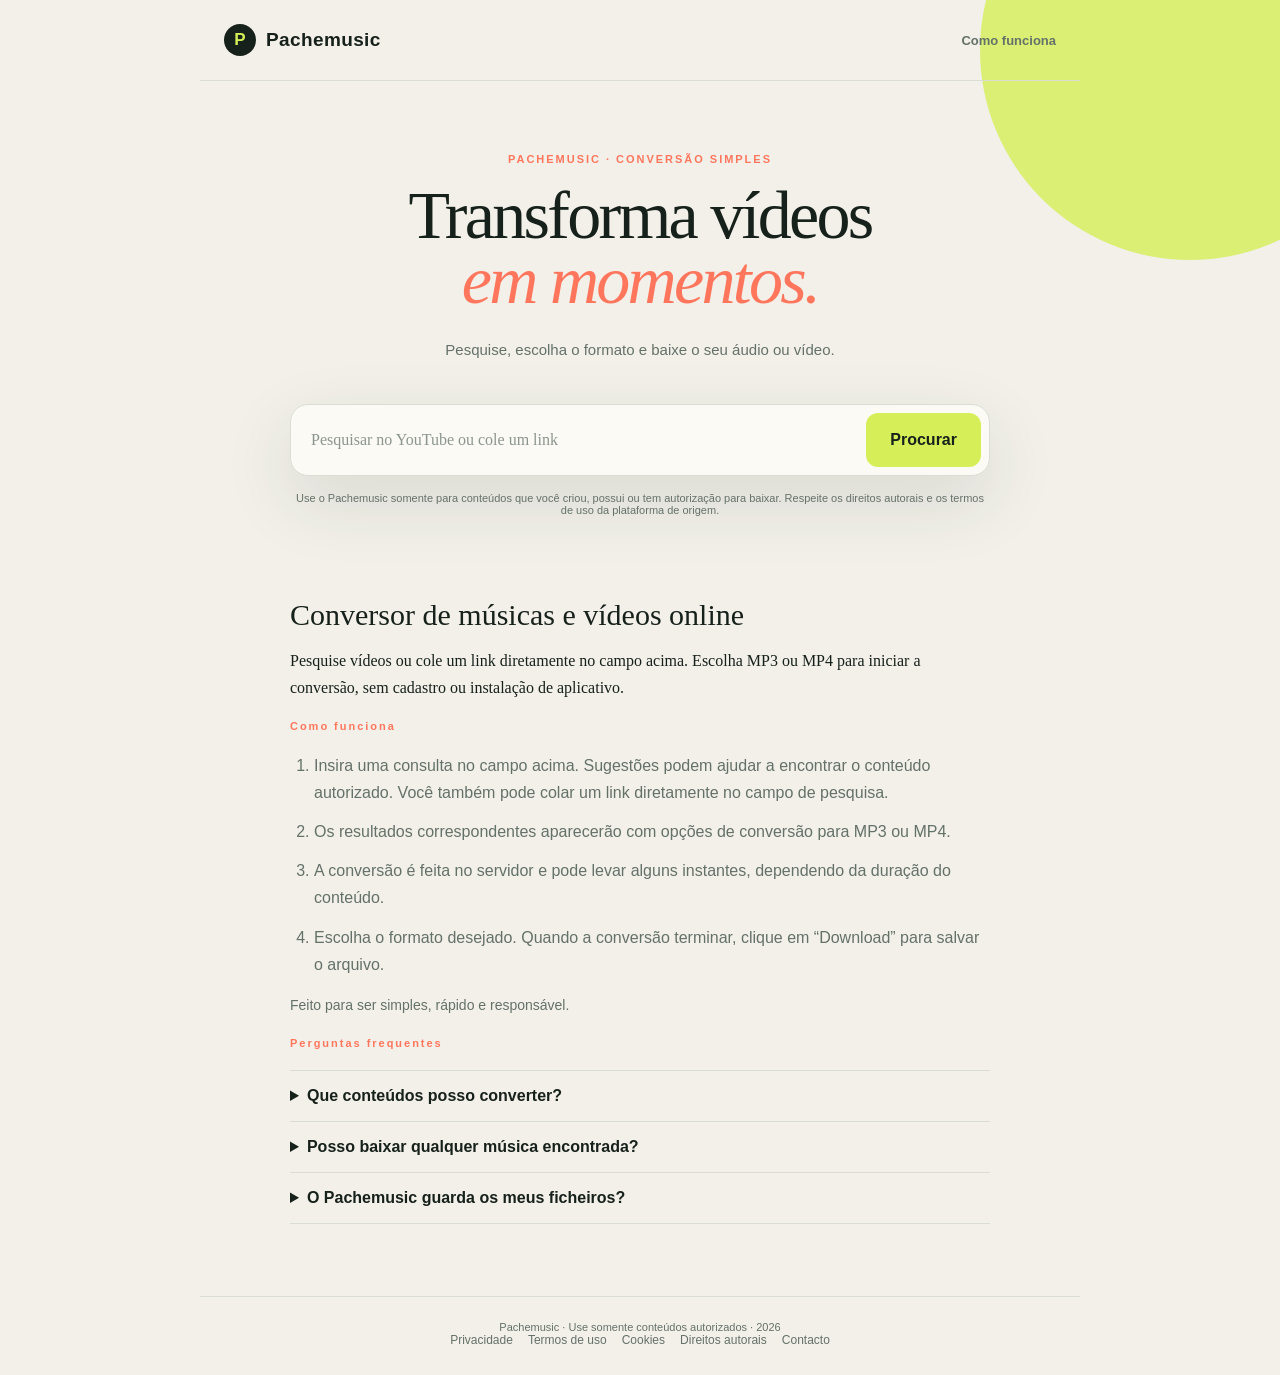
<file: site/index.html>
﻿<!DOCTYPE html>
<html lang="pt-BR">
  <head>
    <meta charset="UTF-8" />
    <meta name="description" content="Converta conteúdos autorizados em MP3 ou MP4 de forma simples e rápida." />
    <meta name="viewport" content="width=device-width, initial-scale=1.0" />
    <meta property="og:site_name" content="Pachemusic" />
    <meta property="og:title" content="Pachemusic" />
    <meta property="og:description" content="Pesquise e converta conteúdos autorizados para MP3 ou MP4." />
    <meta property="og:type" content="website" />
    <title>Pachemusic | Conversor de áudio e vídeo</title>
    <link rel="stylesheet" href="style.css" />
  </head>

  <body>
    <header class="header container" aria-label="Navegação principal">
      <a class="brand" href="/" aria-label="Página inicial">
        <span class="brand-mark" aria-hidden="true">P</span>
        <span>Pachemusic</span>
      </a>
      <a class="header-link" href="#como-usar">Como funciona</a>
    </header>

    <div class="logo container">
      <div class="logo-kicker">PACHEMUSIC · CONVERSÃO SIMPLES</div>
      <strong class="logo-text">Transforma vídeos<br /><em>em momentos.</em></strong>
      <p class="logo-subtitle">Pesquise, escolha o formato e baixe o seu áudio ou vídeo.</p>
    </div>

    <main>
      <form class="search-form" autocomplete="off" method="post">
        <div class="form-row">
          <div class="form-field">
            <input
              id="query"
              class="search-input"
              type="text"
              name="query"
              aria-label="Pesquisar no YouTube"
              placeholder="Pesquisar no YouTube ou cole um link"
              inputmode="search"
              autocorrect="off"
              autofocus
              required
            />
          </div>
          <div class="form-action">
            <button class="search-button" type="submit">
              <span class="button-label">Procurar</span>
            </button>
          </div>
        </div>
      </form>

      <p class="search-terms">
        Use o Pachemusic somente para conteúdos que você criou, possui ou tem autorização para baixar.
        Respeite os direitos autorais e os termos de uso da plataforma de origem.
      </p>

      <section id="como-usar" class="text" aria-labelledby="titulo-principal">
        <h1 id="titulo-principal">Conversor de músicas e vídeos online</h1>

        <p>
          Pesquise vídeos ou cole um link diretamente no campo acima. Escolha MP3 ou MP4 para iniciar
          a conversão, sem cadastro ou instalação de aplicativo.
        </p>

        <p class="section-label">Como funciona</p>

        <ol>
          <li>
            Insira uma consulta no campo acima. Sugestões podem ajudar a encontrar o conteúdo autorizado.
            Você também pode colar um link diretamente no campo de pesquisa.
          </li>
          <li>
            Os resultados correspondentes aparecerão com opções de conversão para MP3 ou MP4.
          </li>
          <li>
            A conversão é feita no servidor e pode levar alguns instantes, dependendo da duração do conteúdo.
          </li>
          <li>
            Escolha o formato desejado. Quando a conversão terminar, clique em “Download” para salvar o arquivo.
          </li>
        </ol>

        <p class="text-note">Feito para ser simples, rápido e responsável.</p>

        <p class="section-label">Perguntas frequentes</p>

        <div class="faq-list">
          <details>
            <summary>Que conteúdos posso converter?</summary>
            <p>Somente conteúdos que você criou, possui ou tem autorização expressa para baixar e converter.</p>
          </details>
          <details>
            <summary>Posso baixar qualquer música encontrada?</summary>
            <p>Não. Encontrar um conteúdo online não significa ter autorização para copiá-lo ou distribuí-lo.</p>
          </details>
          <details>
            <summary>O Pachemusic guarda os meus ficheiros?</summary>
            <p>Os ficheiros podem ficar temporariamente disponíveis para concluir o download e devem ser removidos depois do processamento.</p>
          </details>
        </div>
      </section>
    </main>

    <footer class="footer container">
      <span>Pachemusic · Use somente conteúdos autorizados · 2026</span>
      <nav class="footer-links" aria-label="Informações legais">
        <a href="privacidade.html">Privacidade</a>
        <a href="termos.html">Termos de uso</a>
        <a href="cookies.html">Cookies</a>
        <a href="copyright.html">Direitos autorais</a>
        <a href="contacto.html">Contacto</a>
      </nav>
    </footer>

    <script src="script.js"></script>
  </body>
</html>
</file>
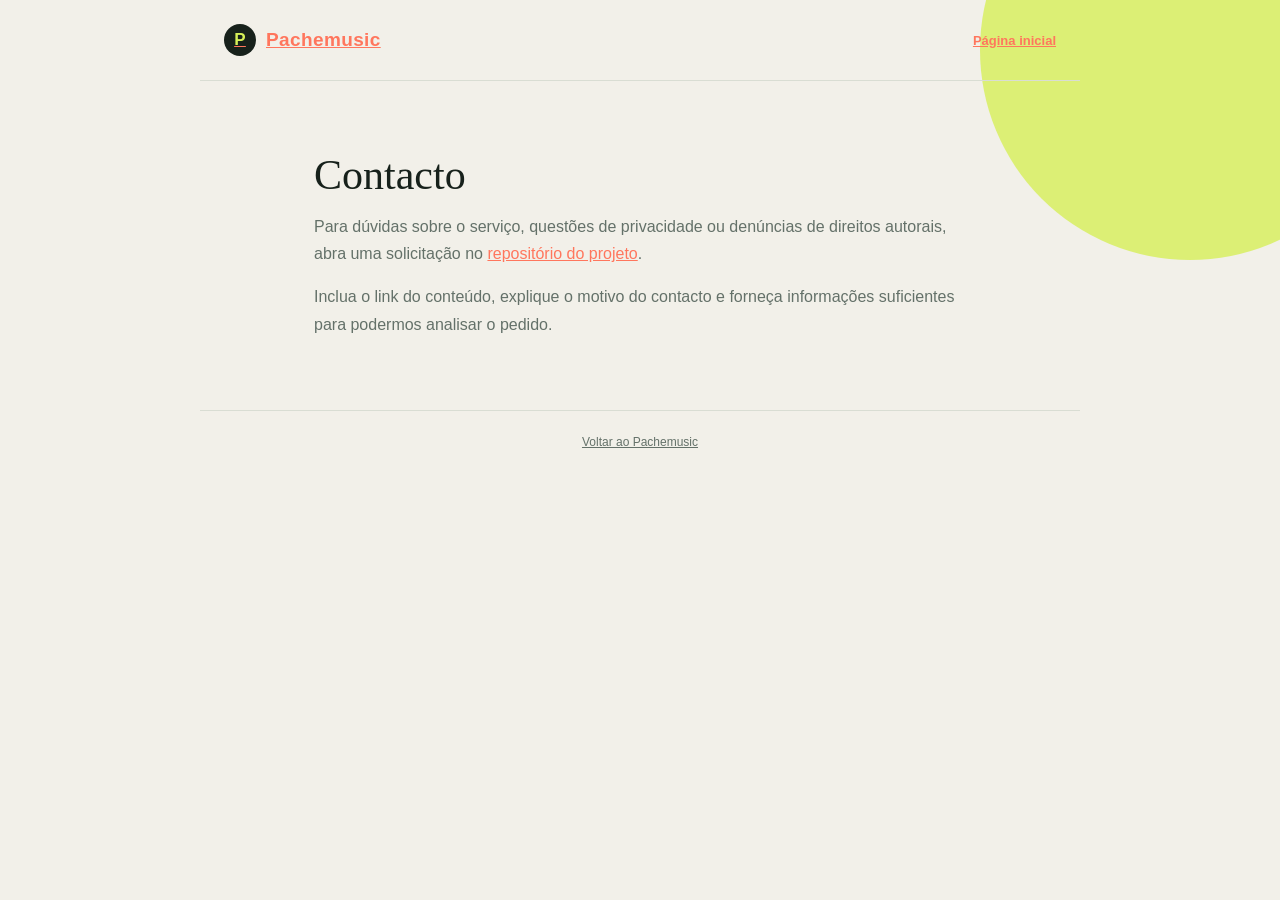
<file: site/contacto.html>
<!DOCTYPE html>
<html lang="pt-BR">
  <head>
    <meta charset="UTF-8" />
    <meta name="viewport" content="width=device-width, initial-scale=1.0" />
    <meta name="description" content="Contacto e denúncias do Pachemusic." />
    <title>Contacto | Pachemusic</title>
    <link rel="stylesheet" href="style.css" />
  </head>
  <body class="legal-page">
    <header class="header container">
      <a class="brand" href="/" aria-label="Página inicial"><span class="brand-mark" aria-hidden="true">P</span><span>Pachemusic</span></a>
      <a class="header-link" href="/">Página inicial</a>
    </header>
    <main>
      <h1>Contacto</h1>
      <p>Para dúvidas sobre o serviço, questões de privacidade ou denúncias de direitos autorais, abra uma solicitação no <a href="https://github.com/jospache/pachemusic/issues" rel="noopener noreferrer">repositório do projeto</a>.</p>
      <p>Inclua o link do conteúdo, explique o motivo do contacto e forneça informações suficientes para podermos analisar o pedido.</p>
    </main>
    <footer class="footer container"><a href="/">Voltar ao Pachemusic</a></footer>
  </body>
</html>
</file>
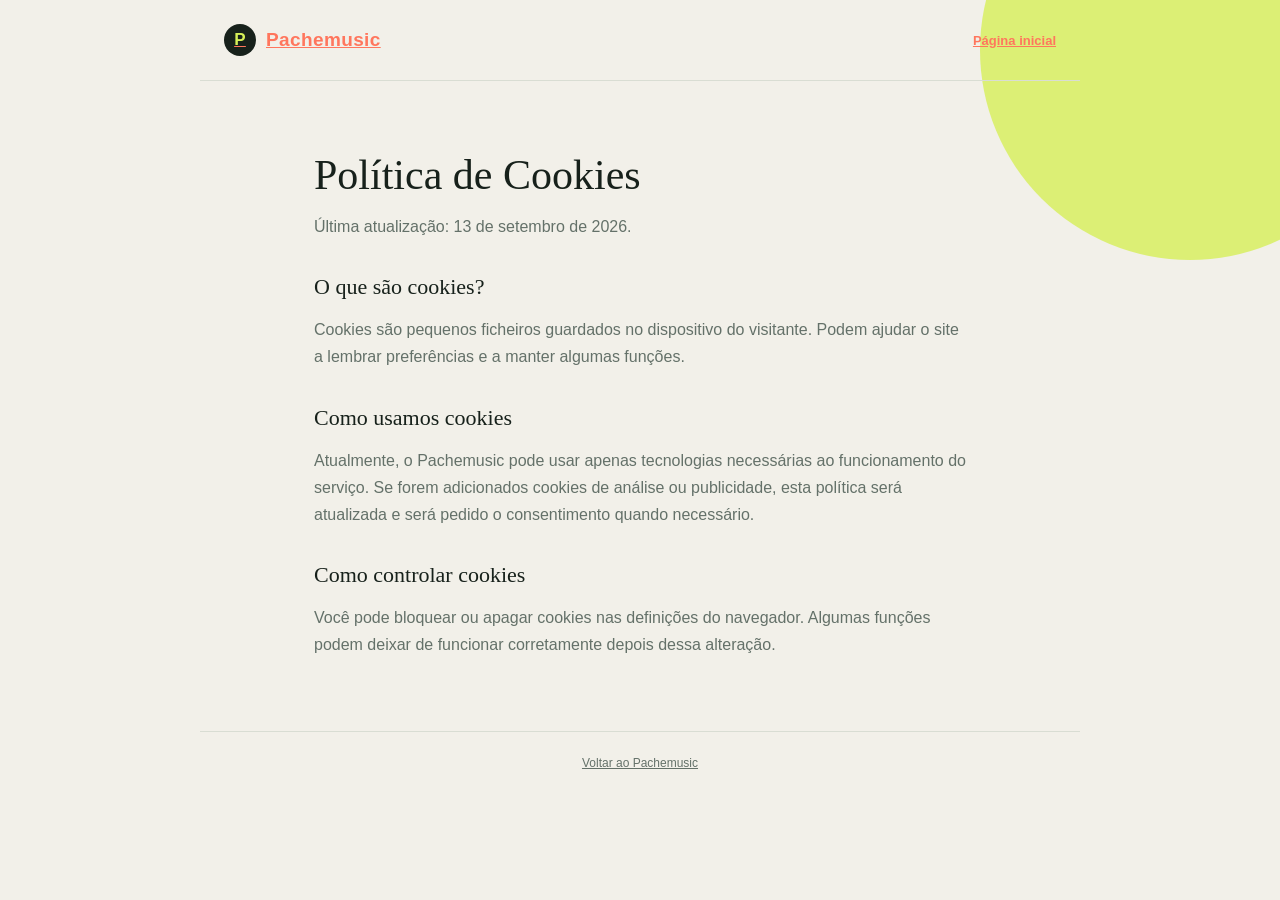
<file: site/cookies.html>
<!DOCTYPE html>
<html lang="pt-BR">
  <head>
    <meta charset="UTF-8" />
    <meta name="viewport" content="width=device-width, initial-scale=1.0" />
    <meta name="description" content="Política de cookies do Pachemusic." />
    <title>Política de Cookies | Pachemusic</title>
    <link rel="stylesheet" href="style.css" />
  </head>
  <body class="legal-page">
    <header class="header container">
      <a class="brand" href="/" aria-label="Página inicial"><span class="brand-mark" aria-hidden="true">P</span><span>Pachemusic</span></a>
      <a class="header-link" href="/">Página inicial</a>
    </header>
    <main>
      <h1>Política de Cookies</h1>
      <p>Última atualização: 13 de setembro de 2026.</p>
      <h2>O que são cookies?</h2>
      <p>Cookies são pequenos ficheiros guardados no dispositivo do visitante. Podem ajudar o site a lembrar preferências e a manter algumas funções.</p>
      <h2>Como usamos cookies</h2>
      <p>Atualmente, o Pachemusic pode usar apenas tecnologias necessárias ao funcionamento do serviço. Se forem adicionados cookies de análise ou publicidade, esta política será atualizada e será pedido o consentimento quando necessário.</p>
      <h2>Como controlar cookies</h2>
      <p>Você pode bloquear ou apagar cookies nas definições do navegador. Algumas funções podem deixar de funcionar corretamente depois dessa alteração.</p>
    </main>
    <footer class="footer container"><a href="/">Voltar ao Pachemusic</a></footer>
  </body>
</html>
</file>
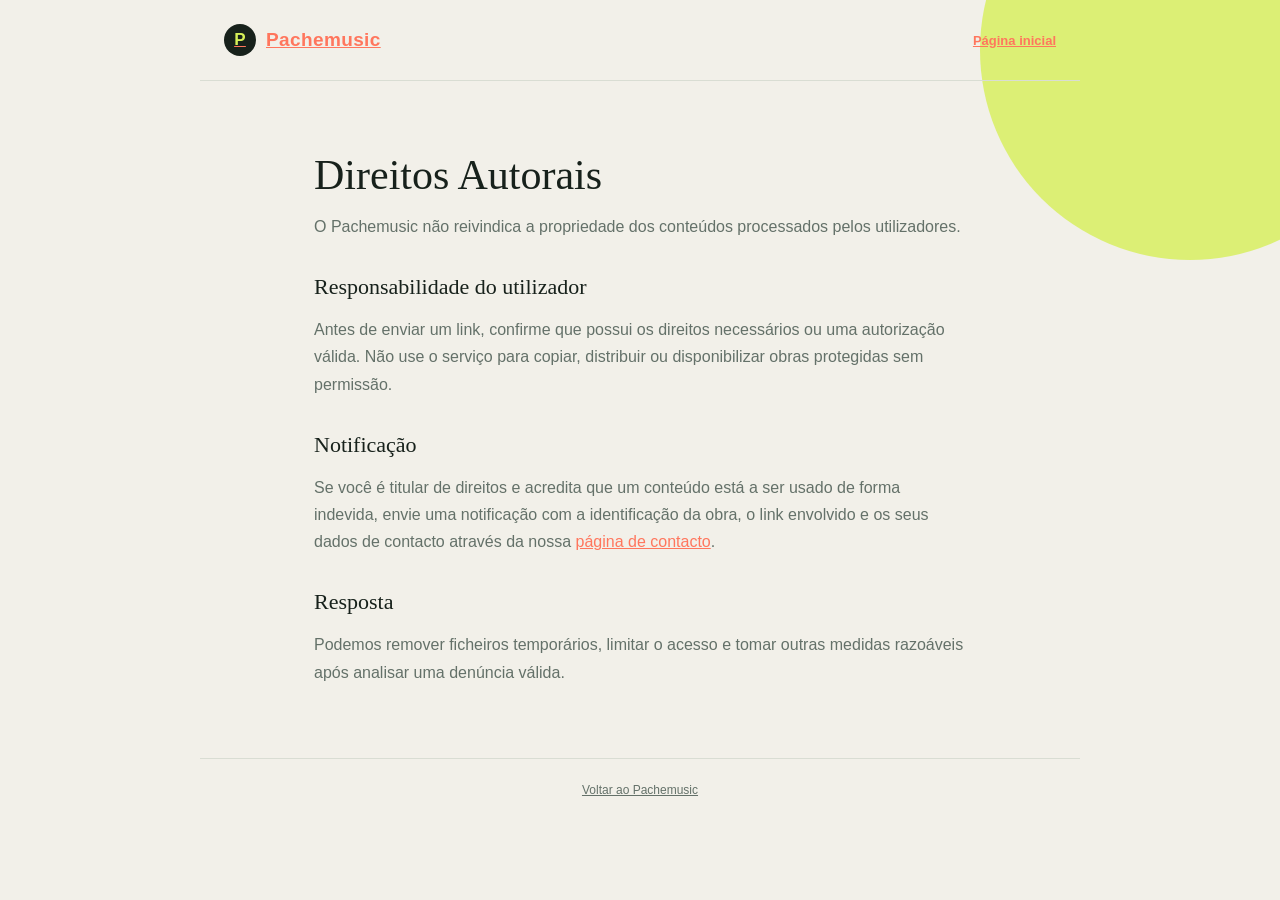
<file: site/copyright.html>
<!DOCTYPE html>
<html lang="pt-BR">
  <head>
    <meta charset="UTF-8" />
    <meta name="viewport" content="width=device-width, initial-scale=1.0" />
    <meta name="description" content="Política de direitos autorais do Pachemusic." />
    <title>Direitos Autorais | Pachemusic</title>
    <link rel="stylesheet" href="style.css" />
  </head>
  <body class="legal-page">
    <header class="header container">
      <a class="brand" href="/" aria-label="Página inicial"><span class="brand-mark" aria-hidden="true">P</span><span>Pachemusic</span></a>
      <a class="header-link" href="/">Página inicial</a>
    </header>
    <main>
      <h1>Direitos Autorais</h1>
      <p>O Pachemusic não reivindica a propriedade dos conteúdos processados pelos utilizadores.</p>
      <h2>Responsabilidade do utilizador</h2>
      <p>Antes de enviar um link, confirme que possui os direitos necessários ou uma autorização válida. Não use o serviço para copiar, distribuir ou disponibilizar obras protegidas sem permissão.</p>
      <h2>Notificação</h2>
      <p>Se você é titular de direitos e acredita que um conteúdo está a ser usado de forma indevida, envie uma notificação com a identificação da obra, o link envolvido e os seus dados de contacto através da nossa <a href="contacto.html">página de contacto</a>.</p>
      <h2>Resposta</h2>
      <p>Podemos remover ficheiros temporários, limitar o acesso e tomar outras medidas razoáveis após analisar uma denúncia válida.</p>
    </main>
    <footer class="footer container"><a href="/">Voltar ao Pachemusic</a></footer>
  </body>
</html>
</file>
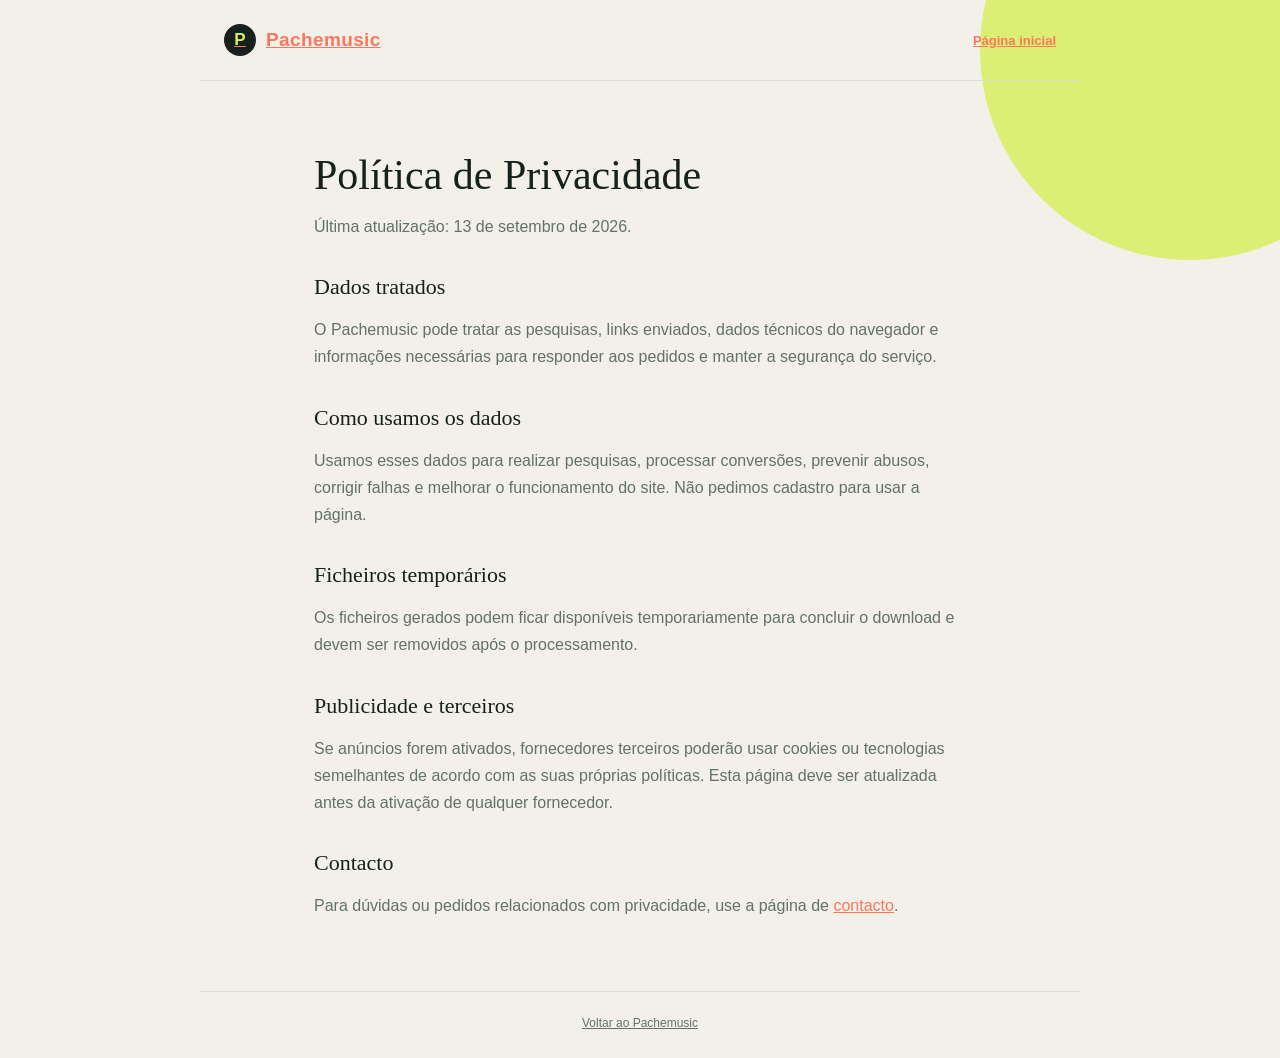
<file: site/privacidade.html>
<!DOCTYPE html>
<html lang="pt-BR">
  <head>
    <meta charset="UTF-8" />
    <meta name="viewport" content="width=device-width, initial-scale=1.0" />
    <meta name="description" content="Política de privacidade do Pachemusic." />
    <title>Política de Privacidade | Pachemusic</title>
    <link rel="stylesheet" href="style.css" />
  </head>
  <body class="legal-page">
    <header class="header container">
      <a class="brand" href="/" aria-label="Página inicial"><span class="brand-mark" aria-hidden="true">P</span><span>Pachemusic</span></a>
      <a class="header-link" href="/">Página inicial</a>
    </header>
    <main>
      <h1>Política de Privacidade</h1>
      <p>Última atualização: 13 de setembro de 2026.</p>
      <h2>Dados tratados</h2>
      <p>O Pachemusic pode tratar as pesquisas, links enviados, dados técnicos do navegador e informações necessárias para responder aos pedidos e manter a segurança do serviço.</p>
      <h2>Como usamos os dados</h2>
      <p>Usamos esses dados para realizar pesquisas, processar conversões, prevenir abusos, corrigir falhas e melhorar o funcionamento do site. Não pedimos cadastro para usar a página.</p>
      <h2>Ficheiros temporários</h2>
      <p>Os ficheiros gerados podem ficar disponíveis temporariamente para concluir o download e devem ser removidos após o processamento.</p>
      <h2>Publicidade e terceiros</h2>
      <p>Se anúncios forem ativados, fornecedores terceiros poderão usar cookies ou tecnologias semelhantes de acordo com as suas próprias políticas. Esta página deve ser atualizada antes da ativação de qualquer fornecedor.</p>
      <h2>Contacto</h2>
      <p>Para dúvidas ou pedidos relacionados com privacidade, use a página de <a href="contacto.html">contacto</a>.</p>
    </main>
    <footer class="footer container"><a href="/">Voltar ao Pachemusic</a></footer>
  </body>
</html>
</file>
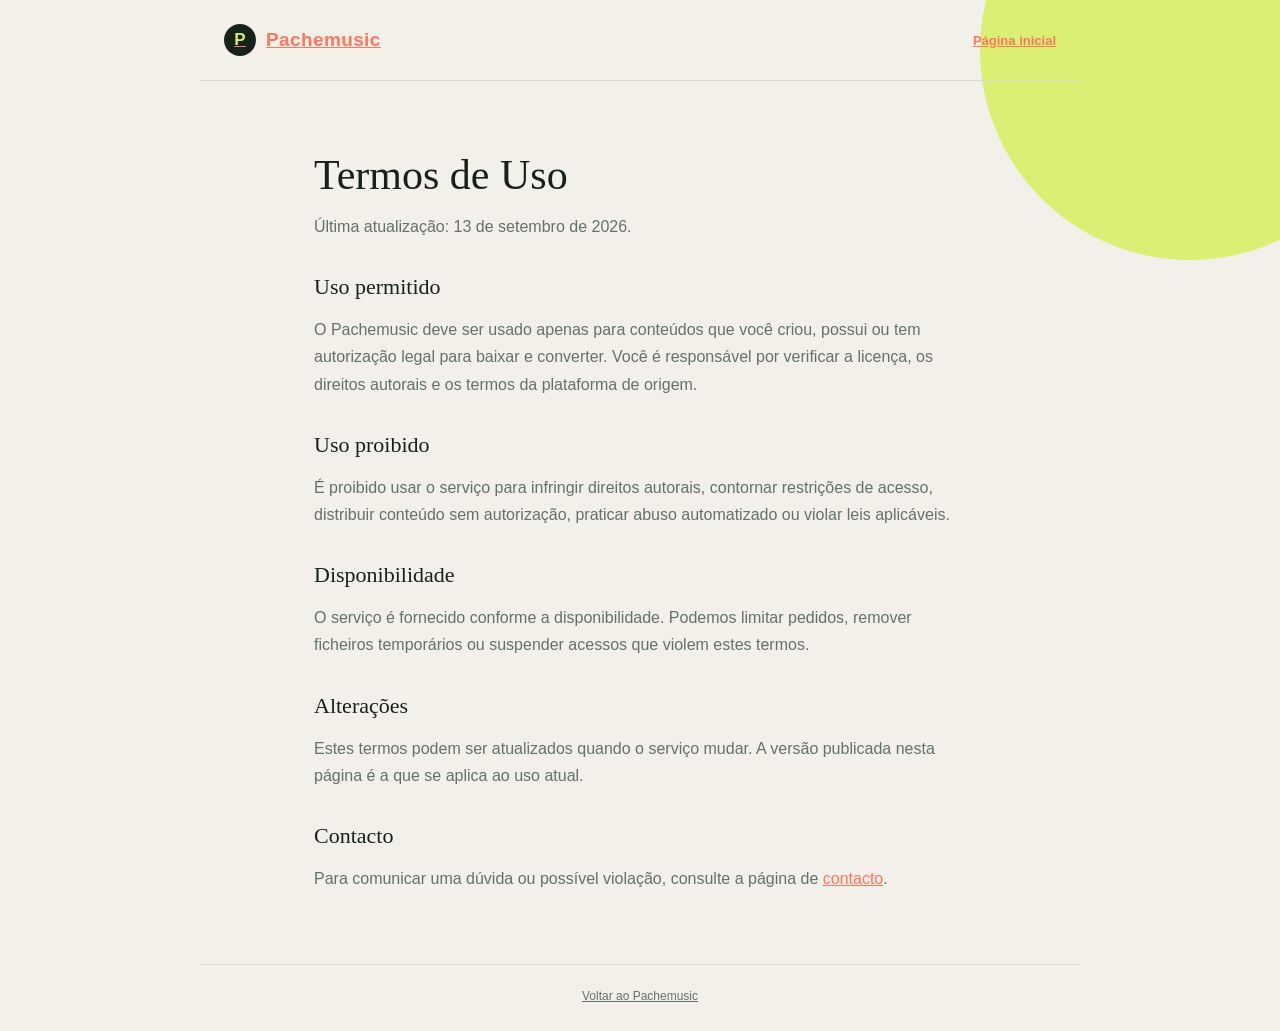
<file: site/termos.html>
<!DOCTYPE html>
<html lang="pt-BR">
  <head>
    <meta charset="UTF-8" />
    <meta name="viewport" content="width=device-width, initial-scale=1.0" />
    <meta name="description" content="Termos de uso do Pachemusic." />
    <title>Termos de Uso | Pachemusic</title>
    <link rel="stylesheet" href="style.css" />
  </head>
  <body class="legal-page">
    <header class="header container">
      <a class="brand" href="/" aria-label="Página inicial"><span class="brand-mark" aria-hidden="true">P</span><span>Pachemusic</span></a>
      <a class="header-link" href="/">Página inicial</a>
    </header>
    <main>
      <h1>Termos de Uso</h1>
      <p>Última atualização: 13 de setembro de 2026.</p>
      <h2>Uso permitido</h2>
      <p>O Pachemusic deve ser usado apenas para conteúdos que você criou, possui ou tem autorização legal para baixar e converter. Você é responsável por verificar a licença, os direitos autorais e os termos da plataforma de origem.</p>
      <h2>Uso proibido</h2>
      <p>É proibido usar o serviço para infringir direitos autorais, contornar restrições de acesso, distribuir conteúdo sem autorização, praticar abuso automatizado ou violar leis aplicáveis.</p>
      <h2>Disponibilidade</h2>
      <p>O serviço é fornecido conforme a disponibilidade. Podemos limitar pedidos, remover ficheiros temporários ou suspender acessos que violem estes termos.</p>
      <h2>Alterações</h2>
      <p>Estes termos podem ser atualizados quando o serviço mudar. A versão publicada nesta página é a que se aplica ao uso atual.</p>
      <h2>Contacto</h2>
      <p>Para comunicar uma dúvida ou possível violação, consulte a página de <a href="contacto.html">contacto</a>.</p>
    </main>
    <footer class="footer container"><a href="/">Voltar ao Pachemusic</a></footer>
  </body>
</html>
</file>
<file: site/style.css>
:root {
  --ink: #17211b;
  --muted: #647169;
  --paper: #f2f0e9;
  --surface: #fbfaf5;
  --line: #d9ddd3;
  --lime: #d6ef58;
  --coral: #ff765d;
  --shadow: 0 24px 70px rgba(36, 51, 39, 0.12);
}

* {
  box-sizing: border-box;
}

body {
  margin: 0;
  background: var(--paper);
  color: var(--ink);
  font-family: Georgia, "Times New Roman", serif;
  font-size: 16px;
  overflow-x: hidden;
}

body::before {
  position: fixed;
  top: -160px;
  right: -120px;
  width: 420px;
  height: 420px;
  border-radius: 50%;
  background: var(--lime);
  content: "";
  opacity: 0.8;
  pointer-events: none;
  z-index: -1;
}

a {
  color: inherit;
  text-decoration: none;
}

input,
button {
  font-family: inherit;
}

.container {
  max-width: 880px;
  margin: 0 auto;
  padding-left: 24px;
  padding-right: 24px;
}

.header {
  display: flex;
  align-items: center;
  justify-content: center;
  justify-content: space-between;
  padding-top: 24px;
  padding-bottom: 24px;
  border-bottom: 1px solid var(--line);
}

.brand {
  display: inline-flex;
  align-items: center;
  gap: 10px;
  font-family: Arial, sans-serif;
  font-size: 19px;
  font-weight: 800;
  letter-spacing: 0.02em;
}

.brand-mark {
  display: grid;
  width: 32px;
  height: 32px;
  place-items: center;
  border-radius: 50%;
  background: var(--ink);
  color: var(--lime);
  font-family: Arial, sans-serif;
  font-size: 17px;
}

.header-link {
  color: var(--muted);
  font-family: Arial, sans-serif;
  font-size: 13px;
  font-weight: 700;
}

.logo {
  text-align: center;
  margin-top: 72px;
  animation: rise 0.7s ease both;
}

.logo-kicker,
.section-label {
  color: var(--coral);
  font-family: Arial, sans-serif;
  font-size: 11px;
  font-weight: 800;
  letter-spacing: 0.18em;
}

.logo-kicker {
  margin-bottom: 18px;
}

.logo-text {
  display: block;
  font-size: 68px;
  font-weight: 400;
  line-height: 0.96;
  letter-spacing: -0.04em;
}

.logo-text em {
  color: var(--coral);
  font-style: italic;
}

.logo-subtitle {
  max-width: 420px;
  margin: 24px auto 0;
  color: var(--muted);
  font-family: Arial, sans-serif;
  font-size: 15px;
  line-height: 1.6;
}

.search-form {
  max-width: 700px;
  margin: 42px auto 0;
  padding: 8px;
  background: var(--surface);
  border: 1px solid var(--line);
  border-radius: 18px;
  box-shadow: var(--shadow);
  box-sizing: border-box;
}

.form-row {
  display: flex;
  gap: 12px;
}

.form-field {
  position: relative;
  flex: 1;
}

.suggestions {
  position: absolute;
  top: 62px;
  left: 0;
  width: 100%;
  list-style: none;
  margin: 0;
  padding: 0;
  background-color: var(--surface);
  border: 1px solid var(--line);
  border-top: none;
  border-bottom-right-radius: 14px;
  border-bottom-left-radius: 14px;
  z-index: 10;
}

.suggestions li {
  padding: 11px 18px;
  color: var(--ink);
  font-family: Arial, sans-serif;
  font-size: 14px;
  overflow: hidden;
  text-overflow: ellipsis;
  white-space: nowrap;
  cursor: pointer;
}

.suggestions li:hover,
.suggestions li.active {
  background-color: var(--lime);
}

.suggestions li:last-child {
  border-bottom-right-radius: 8px;
  border-bottom-left-radius: 8px;
  padding-bottom: 12px;
}

.form-action {
  position: relative;
}

.search-input,
.search-button {
  height: 54px;
  margin: 0;
  border: none;
  border-radius: 12px;
  font-size: 16px;
}

.search-input {
  width: 100%;
  padding: 0 12px;
  color: var(--ink);
  background-color: transparent;
  outline: none;
}

.search-input::placeholder {
  color: #8b958d;
}

.search-button {
  padding: 0 24px;
  color: var(--ink);
  background-color: var(--lime);
  font-family: Arial, sans-serif;
  font-weight: 800;
  cursor: pointer;
  transition: transform 0.2s ease, background 0.2s ease;
}

.search-button:hover {
  background: #c4e43b;
  transform: translateY(-2px);
}

.search-button:disabled,
.search-button.is-processing {
  background: var(--ink);
  color: var(--lime);
  cursor: wait;
  transform: none;
}

.button-spinner {
  width: 15px;
  height: 15px;
  display: inline-block;
  border: 2px solid currentColor;
  border-right-color: transparent;
  border-radius: 50%;
  animation: spin 0.7s linear infinite;
  flex: 0 0 auto;
}

.search-button,
.result__actions a {
  gap: 9px;
}

.form-processing {
  position: absolute;
  inset: 0;
  display: flex;
  align-items: center;
  justify-content: center;
  border-radius: 12px;
  background-color: var(--lime);
}

.form-loader {
  width: 16px;
  height: 16px;
  display: inline-block;
  border: 2px solid rgba(23, 33, 27, 0.2);
  border-top-color: var(--ink);
  border-radius: 50%;
  box-sizing: border-box;
  animation: spin 0.8s linear infinite;
}

@keyframes spin {
  to {
    transform: rotate(360deg);
  }
}

.search-terms {
  margin: 16px auto 0;
  max-width: 700px;
  color: var(--muted);
  font-family: Arial, sans-serif;
  font-size: 11px;
  text-align: center;
}

.search-terms a {
  color: var(--text-color);
}

.text {
  max-width: 700px;
  margin: 82px auto 0;
  color: var(--ink);
  animation: rise 0.7s 0.12s ease both;
}

.text h1 {
  margin: 0;
  font-size: 30px;
  font-weight: 400;
  line-height: 1.1;
  color: var(--ink);
}

.text p,
.text li {
  line-height: 1.7;
}

.text p {
  margin: 16px 0 0;
}

.text ol {
  margin: 16px 0 0;
  padding-left: 24px;
  font-family: Arial, sans-serif;
  color: var(--muted);
}

.text li {
  margin-bottom: 12px;
}

.text li:last-child {
  margin-bottom: 0;
}

.section-label {
  margin-top: 38px;
  margin-bottom: 0;
}

.text-note {
  color: var(--muted);
  font-family: Arial, sans-serif;
  font-size: 14px;
}

.faq-list {
  margin-top: 18px;
  font-family: Arial, sans-serif;
}

.faq-list details {
  padding: 16px 0;
  border-top: 1px solid var(--line);
}

.faq-list details:last-child {
  border-bottom: 1px solid var(--line);
}

.faq-list summary {
  font-weight: 700;
  cursor: pointer;
}

.faq-list p {
  color: var(--muted);
  font-size: 14px;
}

.legal-page main {
  max-width: 700px;
  margin: 72px auto 0;
  padding: 0 24px;
}

.legal-page h1 {
  margin: 0;
  font-size: 42px;
  font-weight: 400;
  line-height: 1.05;
}

.legal-page h2 {
  margin: 34px 0 0;
  font-size: 22px;
  font-weight: 400;
}

.legal-page p,
.legal-page li {
  color: var(--muted);
  font-family: Arial, sans-serif;
  line-height: 1.7;
}

.legal-page ul {
  padding-left: 24px;
}

.legal-page a {
  color: var(--coral);
  text-decoration: underline;
}

.legal-page .footer {
  margin-top: 72px;
}

.results {
  max-width: 880px;
  margin: 52px auto 0;
  color: var(--ink);
  padding: 0 24px;
}

.result {
  padding: 22px 24px;
  margin-bottom: 12px;
  background: var(--surface);
  border: 1px solid var(--line);
  border-radius: 16px;
  animation: result-in 0.5s both;
}

.result__title {
  color: var(--ink);
  font-size: 19px;
  font-weight: 600;
  margin-bottom: 6px;
}

.result__infos {
  color: var(--muted);
  font-family: Arial, sans-serif;
  font-size: 12px;
  margin-bottom: 12px;
}

.result__actions {
  display: flex;
  flex-wrap: wrap;
  gap: 12px;
}

.result__actions a,
.extend a,
.result__error button {
  display: inline-flex;
  align-items: center;
  justify-content: center;
  min-height: 38px;
  padding: 8px 14px;
  border-radius: 10px;
  background-color: var(--ink);
  color: var(--surface);
  font-family: Arial, sans-serif;
  font-weight: 700;
  cursor: pointer;
  font-size: 14px;
  text-decoration: none;
  transition: transform 0.2s ease, background 0.2s ease;
}

.result__actions a:hover {
  background: var(--coral);
  transform: translateY(-2px);
}

.result__actions a.started {
  background: var(--coral);
  cursor: wait;
}

.result__actions a.is-processing {
  pointer-events: none;
}

.result__error {
  margin-top: 12px;
}

.extend {
  margin-top: 12px;
}

.footer {
  max-width: 880px;
  margin: 72px auto 0;
  padding-top: 24px;
  padding-bottom: 28px;
  border-top: 1px solid var(--line);
  color: var(--muted);
  font-family: Arial, sans-serif;
  font-size: 11px;
  text-align: center;
}

.footer a {
  margin: 0 6px;
  color: var(--muted);
  font-size: 12px;
}

@keyframes rise {
  from { opacity: 0; transform: translateY(18px); }
  to { opacity: 1; transform: translateY(0); }
}

@keyframes result-in {
  from { opacity: 0; transform: translateY(14px); }
  to { opacity: 1; transform: translateY(0); }
}

@media only screen and (max-width: 600px) {
  .header {
    margin: 0 4%;
    padding-left: 0;
    padding-right: 0;
  }

  .header-link {
    font-size: 12px;
  }

  .logo {
    margin-top: 54px;
  }

  .logo-text {
    font-size: 46px;
  }

  .search-form,
  .text,
  .footer,
  .legal-page main {
    margin-left: 4%;
    margin-right: 4%;
  }

  .search-form {
    margin-top: 32px;
  }

  .form-row {
    gap: 6px;
  }

  .search-input {
    font-size: 14px;
  }

  .search-button {
    padding: 0 14px;
    font-size: 13px;
  }

  .legal-page h1 {
    font-size: 36px;
  }

  .results {
    padding: 0 4%;
  }

  .result {
    padding: 18px;
  }
}
</file>
